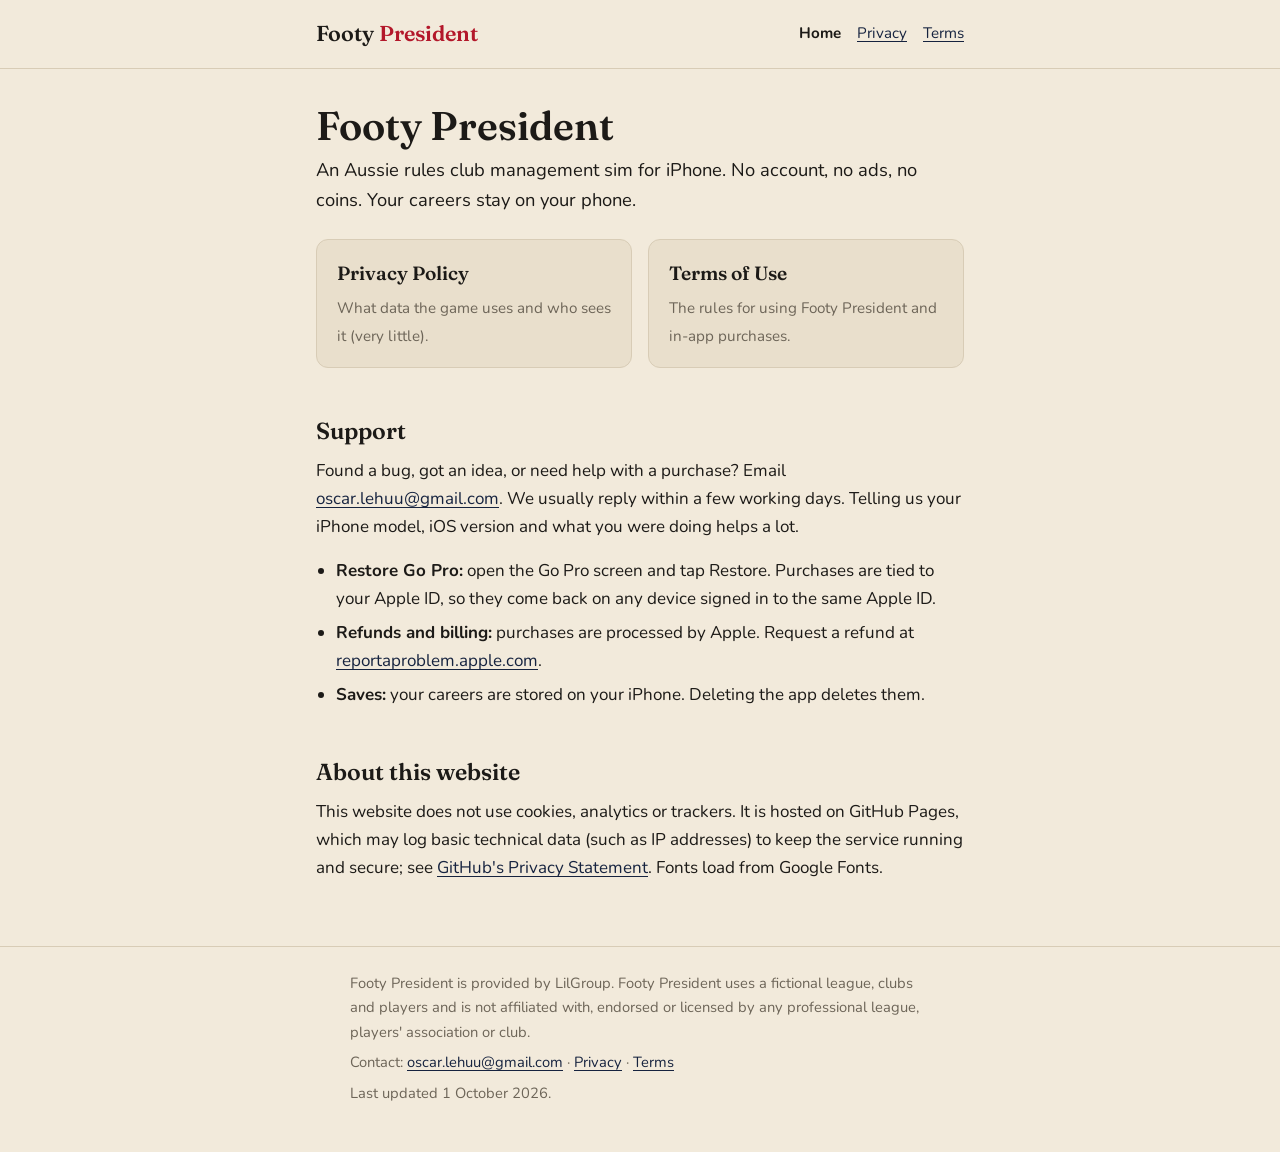
<file: index.html>
<!DOCTYPE html>
<html lang="en-AU">
<head>
  <meta charset="utf-8">
  <meta name="viewport" content="width=device-width, initial-scale=1">
  <title>Footy President – Legal and Support</title>
  <meta name="description" content="Privacy Policy, Terms of Use and support for the Footy President iOS game.">
  <link rel="preconnect" href="https://fonts.googleapis.com">
  <link rel="preconnect" href="https://fonts.gstatic.com" crossorigin>
  <link href="https://fonts.googleapis.com/css2?family=Fraunces:opsz,wght@9..144,500;9..144,600&family=Nunito:wght@400;700&display=swap" rel="stylesheet">
  <link rel="stylesheet" href="style.css">
</head>
<body>
  <a class="skip-link" href="#main">Skip to content</a>
  <header class="site-header">
    <div class="wrap">
      <a class="brand" href="index.html">Footy <span>President</span></a>
      <nav class="site-nav" aria-label="Legal pages">
        <a href="index.html" aria-current="page">Home</a>
        <a href="privacy.html">Privacy</a>
        <a href="terms.html">Terms</a>
      </nav>
    </div>
  </header>
  <main id="main">
    <div class="wrap">
      <h1>Footy President</h1>
      <p class="lead">An Aussie rules club management sim for iPhone. No account, no ads, no coins. Your careers stay on your phone.</p>
      <div class="cards">
        <a class="card" href="privacy.html"><strong>Privacy Policy</strong><span>What data the game uses and who sees it (very little).</span></a>
        <a class="card" href="terms.html"><strong>Terms of Use</strong><span>The rules for using Footy President and in-app purchases.</span></a>
      </div>
      <h2 id="support">Support</h2>
      <p>Found a bug, got an idea, or need help with a purchase? Email <a href="mailto:oscar.lehuu@gmail.com">oscar.lehuu@gmail.com</a>. We usually reply within a few working days. Telling us your iPhone model, iOS version and what you were doing helps a lot.</p>
      <ul>
        <li><strong>Restore Go Pro:</strong> open the Go Pro screen and tap Restore. Purchases are tied to your Apple ID, so they come back on any device signed in to the same Apple ID.</li>
        <li><strong>Refunds and billing:</strong> purchases are processed by Apple. Request a refund at <a href="https://reportaproblem.apple.com">reportaproblem.apple.com</a>.</li>
        <li><strong>Saves:</strong> your careers are stored on your iPhone. Deleting the app deletes them.</li>
      </ul>
      <h2 id="about-site">About this website</h2>
      <p>This website does not use cookies, analytics or trackers. It is hosted on GitHub Pages, which may log basic technical data (such as IP addresses) to keep the service running and secure; see <a href="https://docs.github.com/en/site-policy/privacy-policies/github-general-privacy-statement">GitHub's Privacy Statement</a>. Fonts load from Google Fonts.</p>
    </div>
  </main>
  <footer class="site-footer">
    <div class="wrap">
      <p>Footy President is provided by LilGroup. Footy President uses a fictional league, clubs and players and is not affiliated with, endorsed or licensed by any professional league, players' association or club.</p>
      <p>Contact: <a href="mailto:oscar.lehuu@gmail.com">oscar.lehuu@gmail.com</a> · <a href="privacy.html">Privacy</a> · <a href="terms.html">Terms</a></p>
      <p>Last updated <time datetime="2026-10-01">1 October 2026</time>.</p>
    </div>
  </footer>
</body>
</html>
</file>
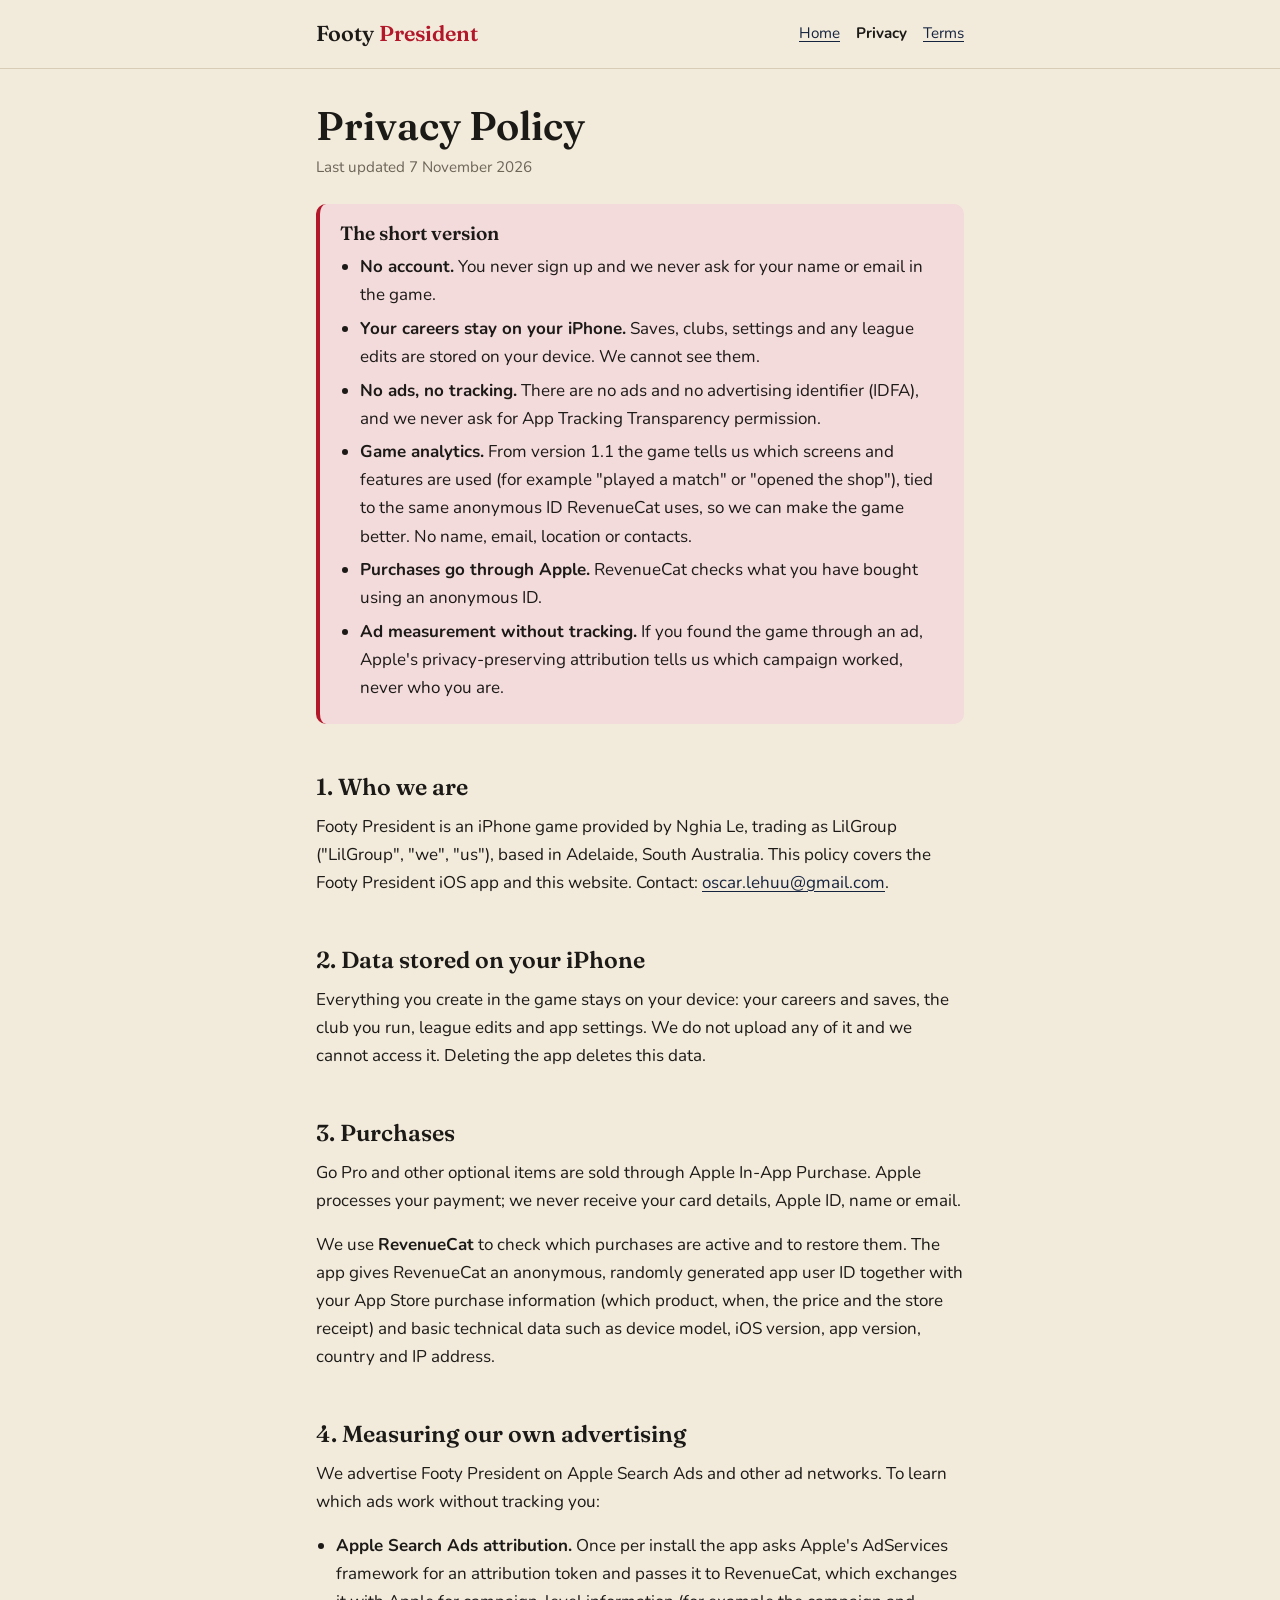
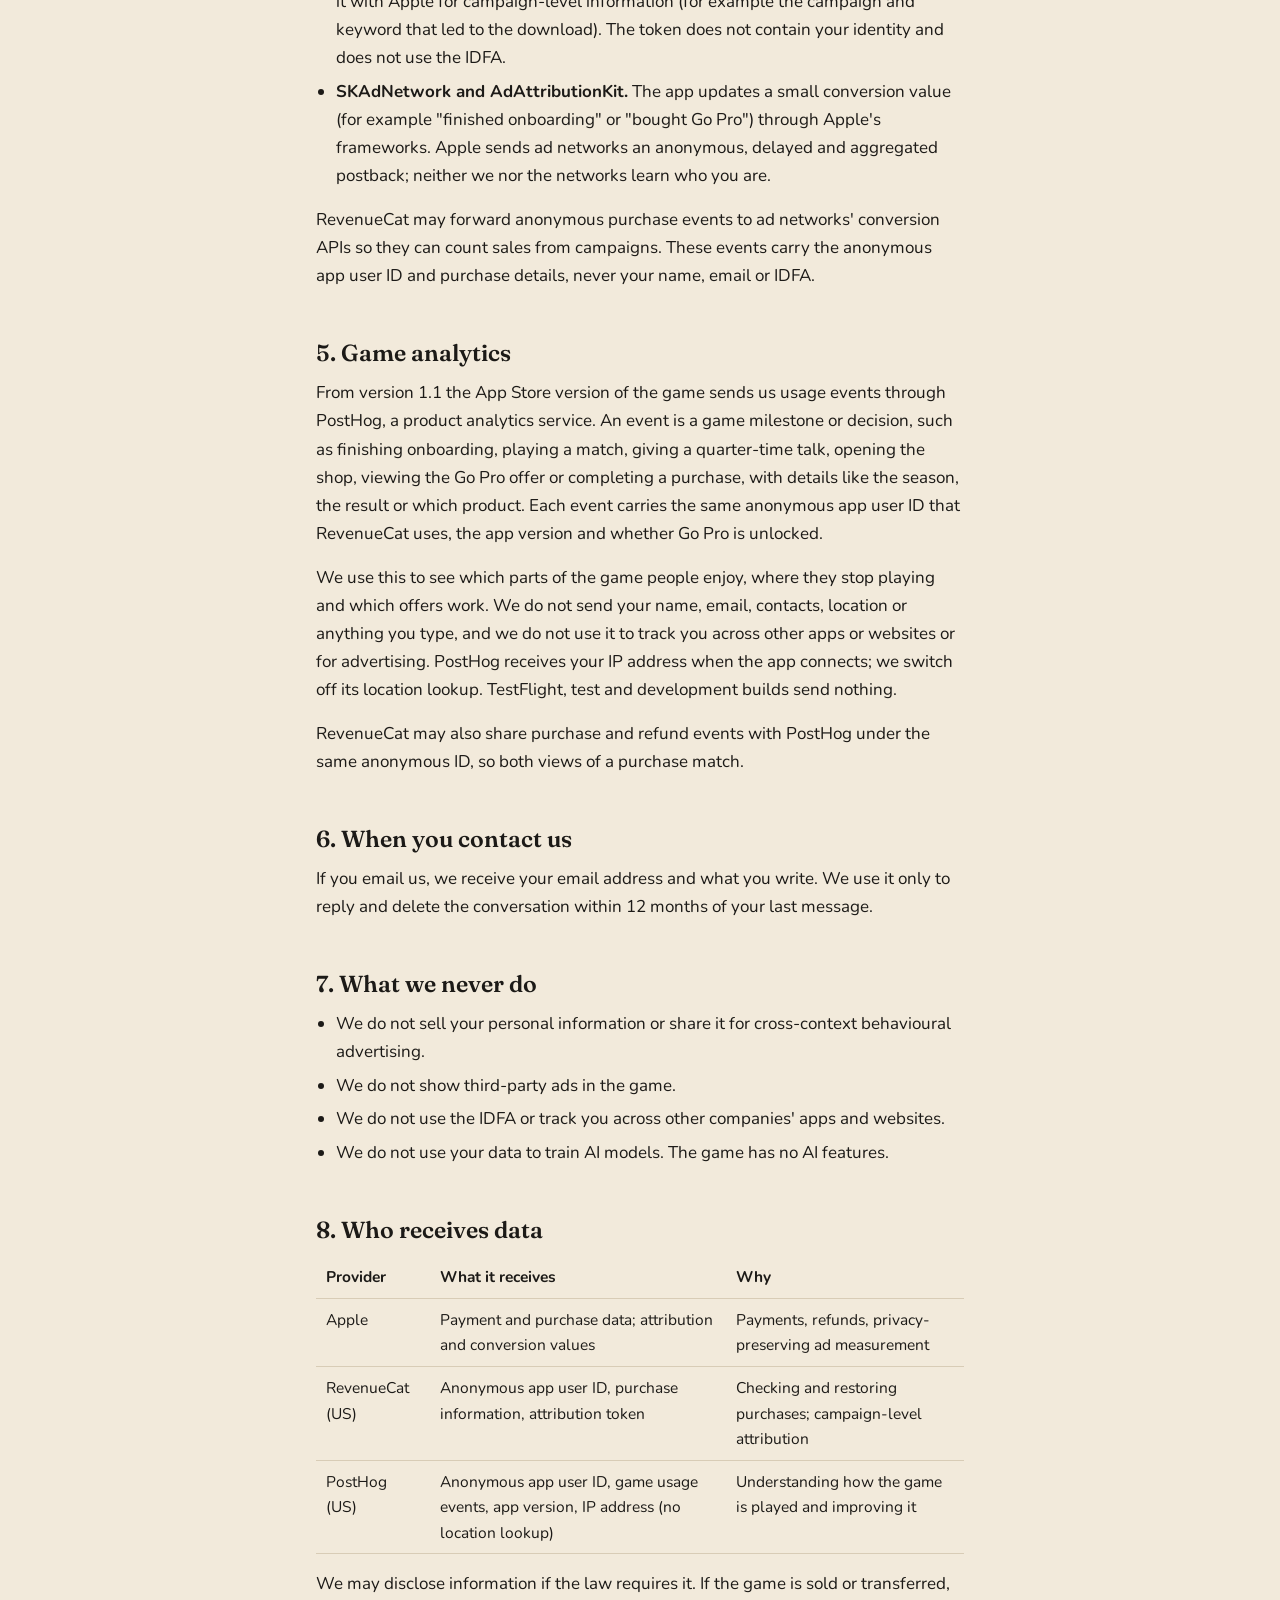
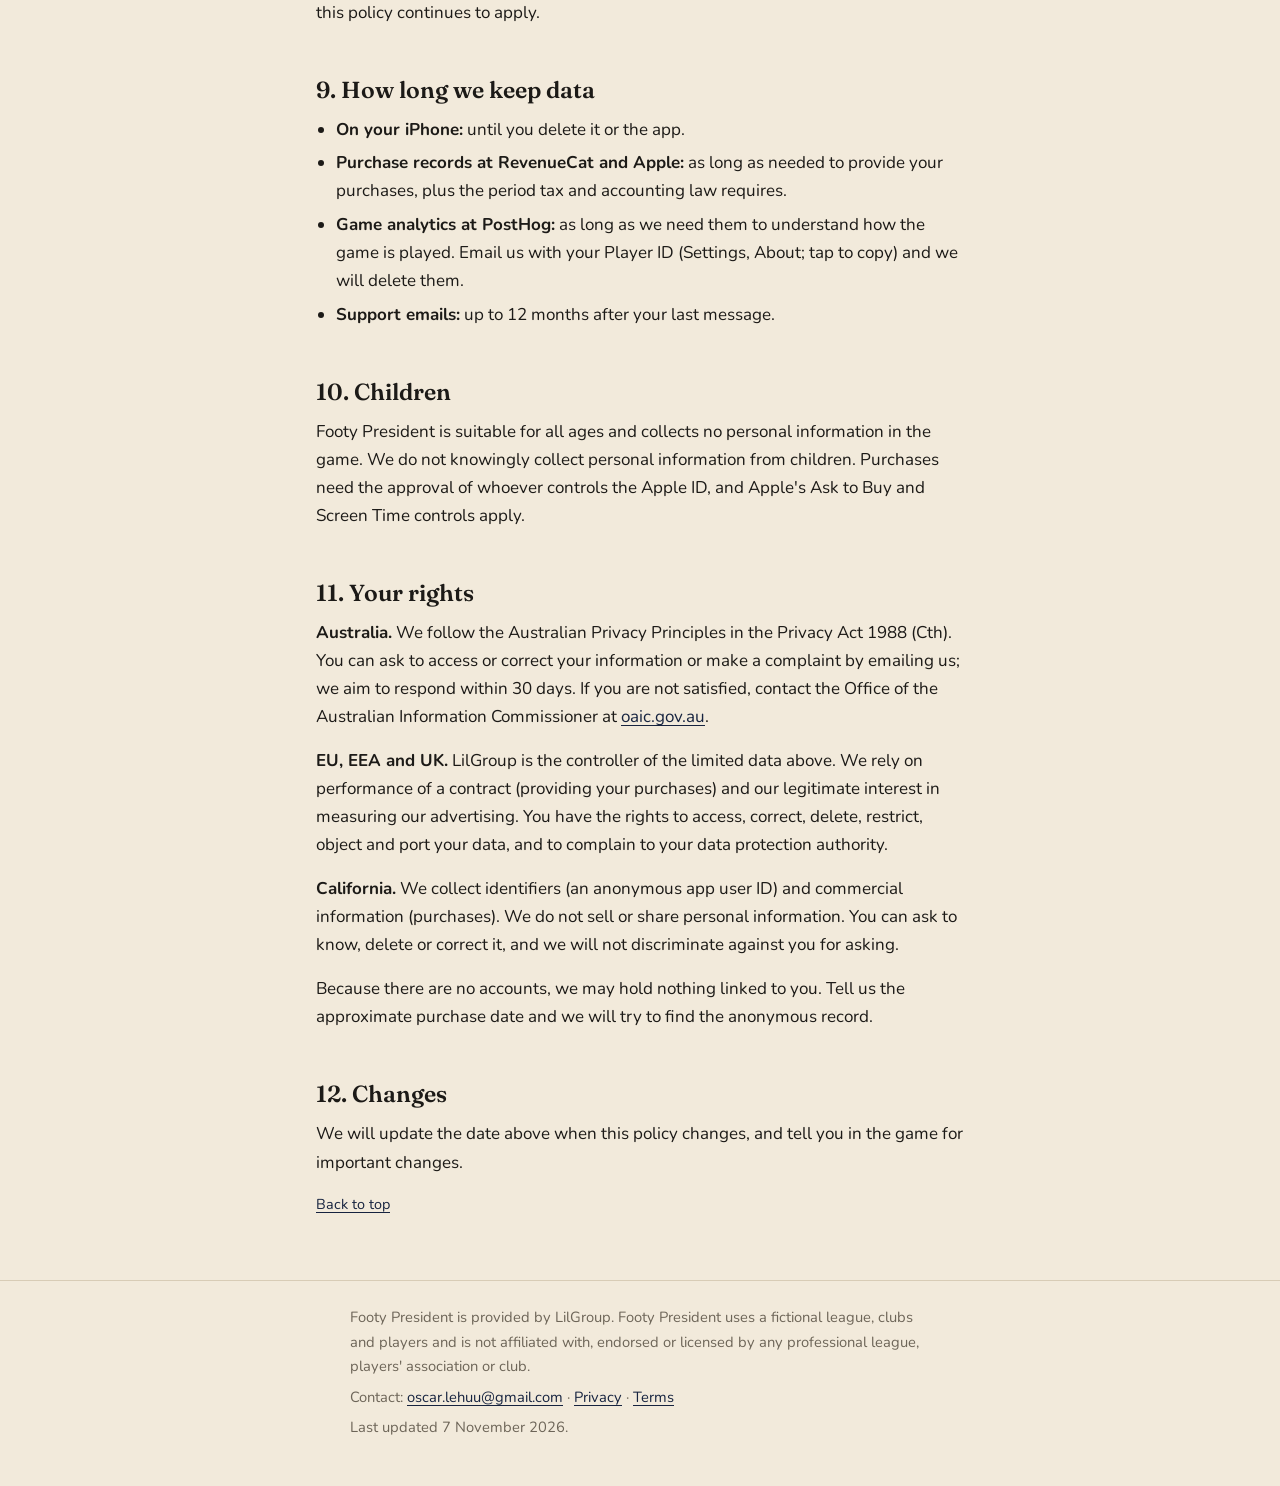
<file: privacy.html>
<!DOCTYPE html>
<html lang="en-AU">
<head>
  <meta charset="utf-8">
  <meta name="viewport" content="width=device-width, initial-scale=1">
  <title>Footy President – Privacy Policy</title>
  <meta name="description" content="How the Footy President iOS game handles your data: no account, no ads, no tracking, saves on your iPhone.">
  <link rel="preconnect" href="https://fonts.googleapis.com">
  <link rel="preconnect" href="https://fonts.gstatic.com" crossorigin>
  <link href="https://fonts.googleapis.com/css2?family=Fraunces:opsz,wght@9..144,500;9..144,600&family=Nunito:wght@400;700&display=swap" rel="stylesheet">
  <link rel="stylesheet" href="style.css">
</head>
<body>
  <a class="skip-link" href="#main">Skip to content</a>
  <header class="site-header">
    <div class="wrap">
      <a class="brand" href="index.html">Footy <span>President</span></a>
      <nav class="site-nav" aria-label="Legal pages">
        <a href="index.html">Home</a>
        <a href="privacy.html" aria-current="page">Privacy</a>
        <a href="terms.html">Terms</a>
      </nav>
    </div>
  </header>
  <main id="main">
    <div class="wrap">
      <h1 id="top">Privacy Policy</h1>
      <p class="updated">Last updated <time datetime="2026-11-07">7 November 2026</time></p>
      <section class="summary" aria-labelledby="summary-title">
        <h2 id="summary-title">The short version</h2>
        <ul>
          <li><strong>No account.</strong> You never sign up and we never ask for your name or email in the game.</li>
          <li><strong>Your careers stay on your iPhone.</strong> Saves, clubs, settings and any league edits are stored on your device. We cannot see them.</li>
          <li><strong>No ads, no tracking.</strong> There are no ads and no advertising identifier (IDFA), and we never ask for App Tracking Transparency permission.</li>
          <li><strong>Game analytics.</strong> From version 1.1 the game tells us which screens and features are used (for example "played a match" or "opened the shop"), tied to the same anonymous ID RevenueCat uses, so we can make the game better. No name, email, location or contacts.</li>
          <li><strong>Purchases go through Apple.</strong> RevenueCat checks what you have bought using an anonymous ID.</li>
          <li><strong>Ad measurement without tracking.</strong> If you found the game through an ad, Apple's privacy-preserving attribution tells us which campaign worked, never who you are.</li>
        </ul>
      </section>
      <section aria-labelledby="who-we-are">
        <h2 id="who-we-are">1. Who we are</h2>
        <p>Footy President is an iPhone game provided by Nghia Le, trading as LilGroup ("LilGroup", "we", "us"), based in Adelaide, South Australia. This policy covers the Footy President iOS app and this website. Contact: <a href="mailto:oscar.lehuu@gmail.com">oscar.lehuu@gmail.com</a>.</p>
      </section>
      <section aria-labelledby="on-device">
        <h2 id="on-device">2. Data stored on your iPhone</h2>
        <p>Everything you create in the game stays on your device: your careers and saves, the club you run, league edits and app settings. We do not upload any of it and we cannot access it. Deleting the app deletes this data.</p>
      </section>
      <section aria-labelledby="purchases">
        <h2 id="purchases">3. Purchases</h2>
        <p>Go Pro and other optional items are sold through Apple In-App Purchase. Apple processes your payment; we never receive your card details, Apple ID, name or email.</p>
        <p>We use <strong>RevenueCat</strong> to check which purchases are active and to restore them. The app gives RevenueCat an anonymous, randomly generated app user ID together with your App Store purchase information (which product, when, the price and the store receipt) and basic technical data such as device model, iOS version, app version, country and IP address.</p>
      </section>
      <section aria-labelledby="ads">
        <h2 id="ads">4. Measuring our own advertising</h2>
        <p>We advertise Footy President on Apple Search Ads and other ad networks. To learn which ads work without tracking you:</p>
        <ul>
          <li><strong>Apple Search Ads attribution.</strong> Once per install the app asks Apple's AdServices framework for an attribution token and passes it to RevenueCat, which exchanges it with Apple for campaign-level information (for example the campaign and keyword that led to the download). The token does not contain your identity and does not use the IDFA.</li>
          <li><strong>SKAdNetwork and AdAttributionKit.</strong> The app updates a small conversion value (for example "finished onboarding" or "bought Go Pro") through Apple's frameworks. Apple sends ad networks an anonymous, delayed and aggregated postback; neither we nor the networks learn who you are.</li>
        </ul>
        <p>RevenueCat may forward anonymous purchase events to ad networks' conversion APIs so they can count sales from campaigns. These events carry the anonymous app user ID and purchase details, never your name, email or IDFA.</p>
      </section>
      <section aria-labelledby="analytics">
        <h2 id="analytics">5. Game analytics</h2>
        <p>From version 1.1 the App Store version of the game sends us usage events through PostHog, a product analytics service. An event is a game milestone or decision, such as finishing onboarding, playing a match, giving a quarter-time talk, opening the shop, viewing the Go Pro offer or completing a purchase, with details like the season, the result or which product. Each event carries the same anonymous app user ID that RevenueCat uses, the app version and whether Go Pro is unlocked.</p>
        <p>We use this to see which parts of the game people enjoy, where they stop playing and which offers work. We do not send your name, email, contacts, location or anything you type, and we do not use it to track you across other apps or websites or for advertising. PostHog receives your IP address when the app connects; we switch off its location lookup. TestFlight, test and development builds send nothing.</p>
        <p>RevenueCat may also share purchase and refund events with PostHog under the same anonymous ID, so both views of a purchase match.</p>
      </section>
      <section aria-labelledby="support-emails">
        <h2 id="support-emails">6. When you contact us</h2>
        <p>If you email us, we receive your email address and what you write. We use it only to reply and delete the conversation within 12 months of your last message.</p>
      </section>
      <section aria-labelledby="what-we-dont-do">
        <h2 id="what-we-dont-do">7. What we never do</h2>
        <ul>
          <li>We do not sell your personal information or share it for cross-context behavioural advertising.</li>
          <li>We do not show third-party ads in the game.</li>
          <li>We do not use the IDFA or track you across other companies' apps and websites.</li>
          <li>We do not use your data to train AI models. The game has no AI features.</li>
        </ul>
      </section>
      <section aria-labelledby="providers">
        <h2 id="providers">8. Who receives data</h2>
        <div class="table-scroll">
          <table>
            <thead><tr><th scope="col">Provider</th><th scope="col">What it receives</th><th scope="col">Why</th></tr></thead>
            <tbody>
              <tr><td>Apple</td><td>Payment and purchase data; attribution and conversion values</td><td>Payments, refunds, privacy-preserving ad measurement</td></tr>
              <tr><td>RevenueCat (US)</td><td>Anonymous app user ID, purchase information, attribution token</td><td>Checking and restoring purchases; campaign-level attribution</td></tr>
              <tr><td>PostHog (US)</td><td>Anonymous app user ID, game usage events, app version, IP address (no location lookup)</td><td>Understanding how the game is played and improving it</td></tr>
            </tbody>
          </table>
        </div>
        <p>We may disclose information if the law requires it. If the game is sold or transferred, this policy continues to apply.</p>
      </section>
      <section aria-labelledby="retention">
        <h2 id="retention">9. How long we keep data</h2>
        <ul>
          <li><strong>On your iPhone:</strong> until you delete it or the app.</li>
          <li><strong>Purchase records at RevenueCat and Apple:</strong> as long as needed to provide your purchases, plus the period tax and accounting law requires.</li>
          <li><strong>Game analytics at PostHog:</strong> as long as we need them to understand how the game is played. Email us with your Player ID (Settings, About; tap to copy) and we will delete them.</li>
          <li><strong>Support emails:</strong> up to 12 months after your last message.</li>
        </ul>
      </section>
      <section aria-labelledby="children">
        <h2 id="children">10. Children</h2>
        <p>Footy President is suitable for all ages and collects no personal information in the game. We do not knowingly collect personal information from children. Purchases need the approval of whoever controls the Apple ID, and Apple's Ask to Buy and Screen Time controls apply.</p>
      </section>
      <section aria-labelledby="rights">
        <h2 id="rights">11. Your rights</h2>
        <p><strong>Australia.</strong> We follow the Australian Privacy Principles in the Privacy Act 1988 (Cth). You can ask to access or correct your information or make a complaint by emailing us; we aim to respond within 30 days. If you are not satisfied, contact the Office of the Australian Information Commissioner at <a href="https://www.oaic.gov.au">oaic.gov.au</a>.</p>
        <p><strong>EU, EEA and UK.</strong> LilGroup is the controller of the limited data above. We rely on performance of a contract (providing your purchases) and our legitimate interest in measuring our advertising. You have the rights to access, correct, delete, restrict, object and port your data, and to complain to your data protection authority.</p>
        <p><strong>California.</strong> We collect identifiers (an anonymous app user ID) and commercial information (purchases). We do not sell or share personal information. You can ask to know, delete or correct it, and we will not discriminate against you for asking.</p>
        <p>Because there are no accounts, we may hold nothing linked to you. Tell us the approximate purchase date and we will try to find the anonymous record.</p>
      </section>
      <section aria-labelledby="changes">
        <h2 id="changes">12. Changes</h2>
        <p>We will update the date above when this policy changes, and tell you in the game for important changes.</p>
        <p class="back-to-top"><a href="#top">Back to top</a></p>
      </section>
    </div>
  </main>
  <footer class="site-footer">
    <div class="wrap">
      <p>Footy President is provided by LilGroup. Footy President uses a fictional league, clubs and players and is not affiliated with, endorsed or licensed by any professional league, players' association or club.</p>
      <p>Contact: <a href="mailto:oscar.lehuu@gmail.com">oscar.lehuu@gmail.com</a> · <a href="privacy.html">Privacy</a> · <a href="terms.html">Terms</a></p>
      <p>Last updated <time datetime="2026-11-07">7 November 2026</time>.</p>
    </div>
  </footer>
</body>
</html>
</file>
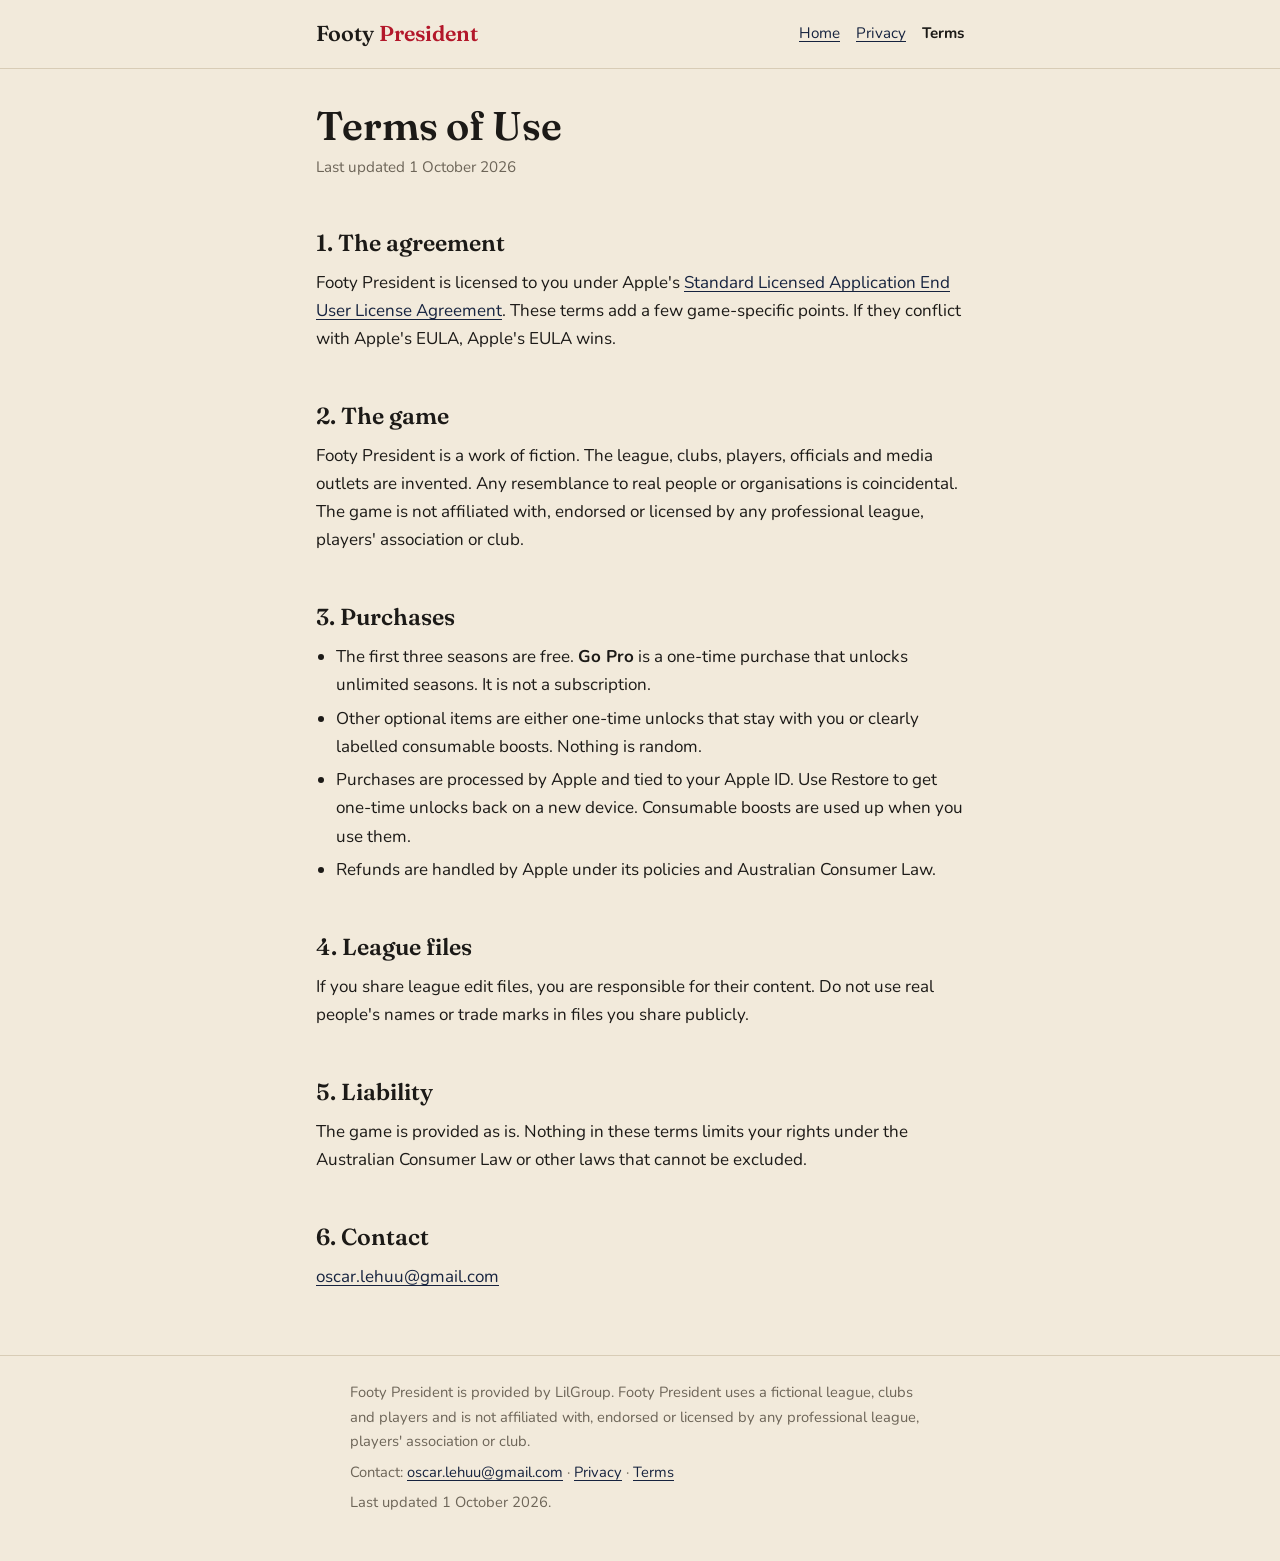
<file: terms.html>
<!DOCTYPE html>
<html lang="en-AU">
<head>
  <meta charset="utf-8">
  <meta name="viewport" content="width=device-width, initial-scale=1">
  <title>Footy President – Terms of Use</title>
  <meta name="description" content="Terms of Use for the Footy President iOS game.">
  <link rel="preconnect" href="https://fonts.googleapis.com">
  <link rel="preconnect" href="https://fonts.gstatic.com" crossorigin>
  <link href="https://fonts.googleapis.com/css2?family=Fraunces:opsz,wght@9..144,500;9..144,600&family=Nunito:wght@400;700&display=swap" rel="stylesheet">
  <link rel="stylesheet" href="style.css">
</head>
<body>
  <a class="skip-link" href="#main">Skip to content</a>
  <header class="site-header">
    <div class="wrap">
      <a class="brand" href="index.html">Footy <span>President</span></a>
      <nav class="site-nav" aria-label="Legal pages">
        <a href="index.html">Home</a>
        <a href="privacy.html">Privacy</a>
        <a href="terms.html" aria-current="page">Terms</a>
      </nav>
    </div>
  </header>
  <main id="main">
    <div class="wrap">
      <h1 id="top">Terms of Use</h1>
      <p class="updated">Last updated <time datetime="2026-10-01">1 October 2026</time></p>
      <section>
        <h2>1. The agreement</h2>
        <p>Footy President is licensed to you under Apple's <a href="https://www.apple.com/legal/internet-services/itunes/dev/stdeula/">Standard Licensed Application End User License Agreement</a>. These terms add a few game-specific points. If they conflict with Apple's EULA, Apple's EULA wins.</p>
      </section>
      <section>
        <h2>2. The game</h2>
        <p>Footy President is a work of fiction. The league, clubs, players, officials and media outlets are invented. Any resemblance to real people or organisations is coincidental. The game is not affiliated with, endorsed or licensed by any professional league, players' association or club.</p>
      </section>
      <section>
        <h2>3. Purchases</h2>
        <ul>
          <li>The first three seasons are free. <strong>Go Pro</strong> is a one-time purchase that unlocks unlimited seasons. It is not a subscription.</li>
          <li>Other optional items are either one-time unlocks that stay with you or clearly labelled consumable boosts. Nothing is random.</li>
          <li>Purchases are processed by Apple and tied to your Apple ID. Use Restore to get one-time unlocks back on a new device. Consumable boosts are used up when you use them.</li>
          <li>Refunds are handled by Apple under its policies and Australian Consumer Law.</li>
        </ul>
      </section>
      <section>
        <h2>4. League files</h2>
        <p>If you share league edit files, you are responsible for their content. Do not use real people's names or trade marks in files you share publicly.</p>
      </section>
      <section>
        <h2>5. Liability</h2>
        <p>The game is provided as is. Nothing in these terms limits your rights under the Australian Consumer Law or other laws that cannot be excluded.</p>
      </section>
      <section>
        <h2>6. Contact</h2>
        <p><a href="mailto:oscar.lehuu@gmail.com">oscar.lehuu@gmail.com</a></p>
      </section>
    </div>
  </main>
  <footer class="site-footer">
    <div class="wrap">
      <p>Footy President is provided by LilGroup. Footy President uses a fictional league, clubs and players and is not affiliated with, endorsed or licensed by any professional league, players' association or club.</p>
      <p>Contact: <a href="mailto:oscar.lehuu@gmail.com">oscar.lehuu@gmail.com</a> · <a href="privacy.html">Privacy</a> · <a href="terms.html">Terms</a></p>
      <p>Last updated <time datetime="2026-10-01">1 October 2026</time>.</p>
    </div>
  </footer>
</body>
</html>
</file>
<file: style.css>
/* Footy President legal pages: shared styles. Plain, calm, readable. */

:root {
  --bg: #F2EADB;
  --surface: #E9DFCC;
  --text: #1C1A17;
  --muted: #6D6558;
  --border: #D8CCB6;
  --accent: #B3172A;
  --accent-soft: #F3DADB;
  --link: #16233F;
  --link-hover: #B3172A;
  --font-heading: "Fraunces", Georgia, "Times New Roman", serif;
  --font-body: "Nunito", -apple-system, BlinkMacSystemFont, "Segoe UI", Roboto, Helvetica, Arial, sans-serif;
  color-scheme: light dark;
}

@media (prefers-color-scheme: dark) {
  :root {
    --bg: #1A1917;
    --surface: #24221F;
    --text: #F2EEE8;
    --muted: #B8B1A8;
    --border: #3A3733;
    --accent: #8FB996;
    --accent-soft: #23302A;
    /* Lighter clay so links keep readable contrast on the dark background. */
    --link: #D9A07A;
    --link-hover: #EBC0A2;
  }
}

*,
*::before,
*::after {
  box-sizing: border-box;
}

html {
  -webkit-text-size-adjust: 100%;
  scroll-behavior: smooth;
}

@media (prefers-reduced-motion: reduce) {
  html { scroll-behavior: auto; }
}

body {
  margin: 0;
  background: var(--bg);
  color: var(--text);
  font-family: var(--font-body);
  font-size: 1.0625rem;
  line-height: 1.65;
  overflow-wrap: break-word;
}

.skip-link {
  position: absolute;
  left: -999px;
  top: 0;
  padding: 0.5rem 1rem;
  background: var(--accent);
  color: var(--bg);
  z-index: 10;
}

.skip-link:focus {
  left: 16px;
}

.wrap {
  max-width: 68ch;
  margin: 0 auto;
  padding: 0 16px;
}

/* Header and navigation */
.site-header {
  border-bottom: 1px solid var(--border);
  padding: 1rem 0;
}

.site-header .wrap {
  display: flex;
  flex-wrap: wrap;
  align-items: center;
  justify-content: space-between;
  gap: 0.5rem 1.25rem;
}

.brand {
  font-family: var(--font-heading);
  font-weight: 600;
  font-size: 1.35rem;
  color: var(--text);
  text-decoration: none;
}

.brand span {
  color: var(--accent);
}

.site-nav {
  display: flex;
  flex-wrap: wrap;
  gap: 0.25rem 1rem;
  font-size: 0.95rem;
}

.site-nav a[aria-current="page"] {
  color: var(--text);
  font-weight: 700;
  text-decoration: none;
}

main {
  padding: 2rem 0 3rem;
}

/* Typography */
h1,
h2,
h3 {
  font-family: var(--font-heading);
  font-weight: 600;
  line-height: 1.25;
  color: var(--text);
}

h1 {
  font-size: clamp(1.9rem, 5vw, 2.5rem);
  margin: 0 0 0.25rem;
}

h2 {
  font-size: 1.45rem;
  margin: 2.5rem 0 0.75rem;
  padding-top: 0.5rem;
  scroll-margin-top: 1rem;
}

h3 {
  font-size: 1.15rem;
  margin: 1.5rem 0 0.5rem;
  scroll-margin-top: 1rem;
}

p,
ul,
ol {
  margin: 0 0 1rem;
}

ul,
ol {
  padding-left: 1.25rem;
}

li {
  margin-bottom: 0.35rem;
}

a {
  color: var(--link);
  text-underline-offset: 0.18em;
}

a:hover {
  color: var(--link-hover);
}

a:focus-visible {
  outline: 2px solid var(--accent);
  outline-offset: 2px;
  border-radius: 2px;
}

strong {
  font-weight: 700;
}

.updated {
  color: var(--muted);
  font-size: 0.95rem;
  margin-bottom: 1.5rem;
}

.lead {
  font-size: 1.15rem;
}

/* Plain-language summary box */
.summary {
  background: var(--accent-soft);
  border-left: 4px solid var(--accent);
  border-radius: 10px;
  padding: 1.1rem 1.25rem 0.35rem;
  margin: 1.5rem 0 2rem;
}

.summary h2 {
  margin: 0 0 0.5rem;
  padding: 0;
  font-size: 1.2rem;
}

/* Table of contents */
.toc {
  background: var(--surface);
  border: 1px solid var(--border);
  border-radius: 10px;
  padding: 1rem 1.25rem 0.5rem;
  margin-bottom: 2rem;
}

.toc h2 {
  margin: 0 0 0.5rem;
  padding: 0;
  font-size: 1.05rem;
  font-family: var(--font-body);
  font-weight: 700;
}

.toc ol {
  margin: 0 0 0.5rem;
  padding-left: 1.4rem;
}

.toc li {
  margin-bottom: 0.2rem;
}

/* Tables (e.g. subscription prices) */
.table-scroll {
  overflow-x: auto;
  margin: 0 0 1rem;
}

table {
  border-collapse: collapse;
  width: 100%;
  font-size: 0.97rem;
}

th,
td {
  text-align: left;
  padding: 0.5rem 0.6rem;
  border-bottom: 1px solid var(--border);
  vertical-align: top;
}

th {
  font-weight: 700;
}

/* Lawyer review markers */
.verify {
  font-size: 0.8em;
  font-weight: 700;
  color: var(--link);
}

/* Landing page cards */
.cards {
  display: grid;
  gap: 1rem;
  grid-template-columns: repeat(auto-fit, minmax(220px, 1fr));
  margin: 1.5rem 0 2rem;
}

.card {
  display: block;
  background: var(--surface);
  border: 1px solid var(--border);
  border-radius: 12px;
  padding: 1.1rem 1.25rem;
  color: var(--text);
  text-decoration: none;
}

.card:hover {
  border-color: var(--accent);
  color: var(--text);
}

.card strong {
  display: block;
  font-family: var(--font-heading);
  font-size: 1.2rem;
  font-weight: 600;
  margin-bottom: 0.25rem;
}

.card span {
  color: var(--muted);
  font-size: 0.95rem;
}

.back-to-top {
  font-size: 0.9rem;
}

/* Footer */
.site-footer {
  border-top: 1px solid var(--border);
  padding: 1.5rem 0 2.5rem;
  color: var(--muted);
  font-size: 0.92rem;
}

.site-footer p {
  margin: 0 0 0.4rem;
}
</file>
